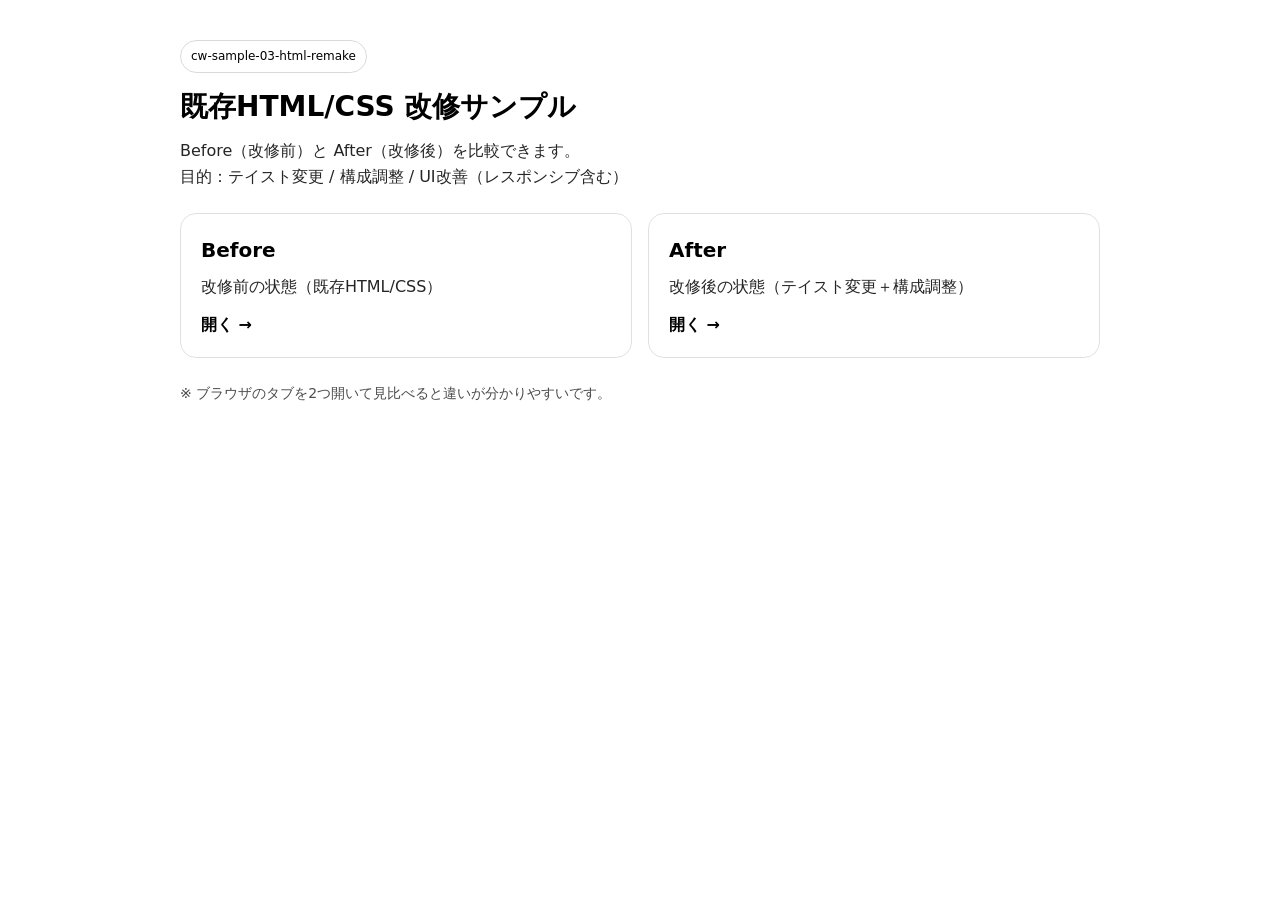
<file: index.html>
<!doctype html>
<html lang="ja">
<head>
  <meta charset="utf-8" />
  <meta name="viewport" content="width=device-width, initial-scale=1" />
  <title>cw-sample-03-html-remake | Before / After</title>
  <meta name="description" content="既存HTML/CSSを改修し、テイスト変更と構成調整を行ったBefore/After比較サンプル" />
  <link rel="stylesheet" href="./styles.css" />
</head>

<body>
  <main class="container">
    <header class="header">
      <p class="badge">cw-sample-03-html-remake</p>
      <h1>既存HTML/CSS 改修サンプル</h1>
      <p class="lead">
        Before（改修前）と After（改修後）を比較できます。<br />
        目的：テイスト変更 / 構成調整 / UI改善（レスポンシブ含む）
      </p>
    </header>

    <section class="grid">
      <a class="card" href="./before/index.html">
        <h2>Before</h2>
        <p>改修前の状態（既存HTML/CSS）</p>
        <span class="cta">開く →</span>
      </a>

      <a class="card" href="./after/index.html">
        <h2>After</h2>
        <p>改修後の状態（テイスト変更＋構成調整）</p>
        <span class="cta">開く →</span>
      </a>
    </section>

    <footer class="footer">
      <p>
        ※ ブラウザのタブを2つ開いて見比べると違いが分かりやすいです。
      </p>
    </footer>
  </main>
</body>
</html>
</file>
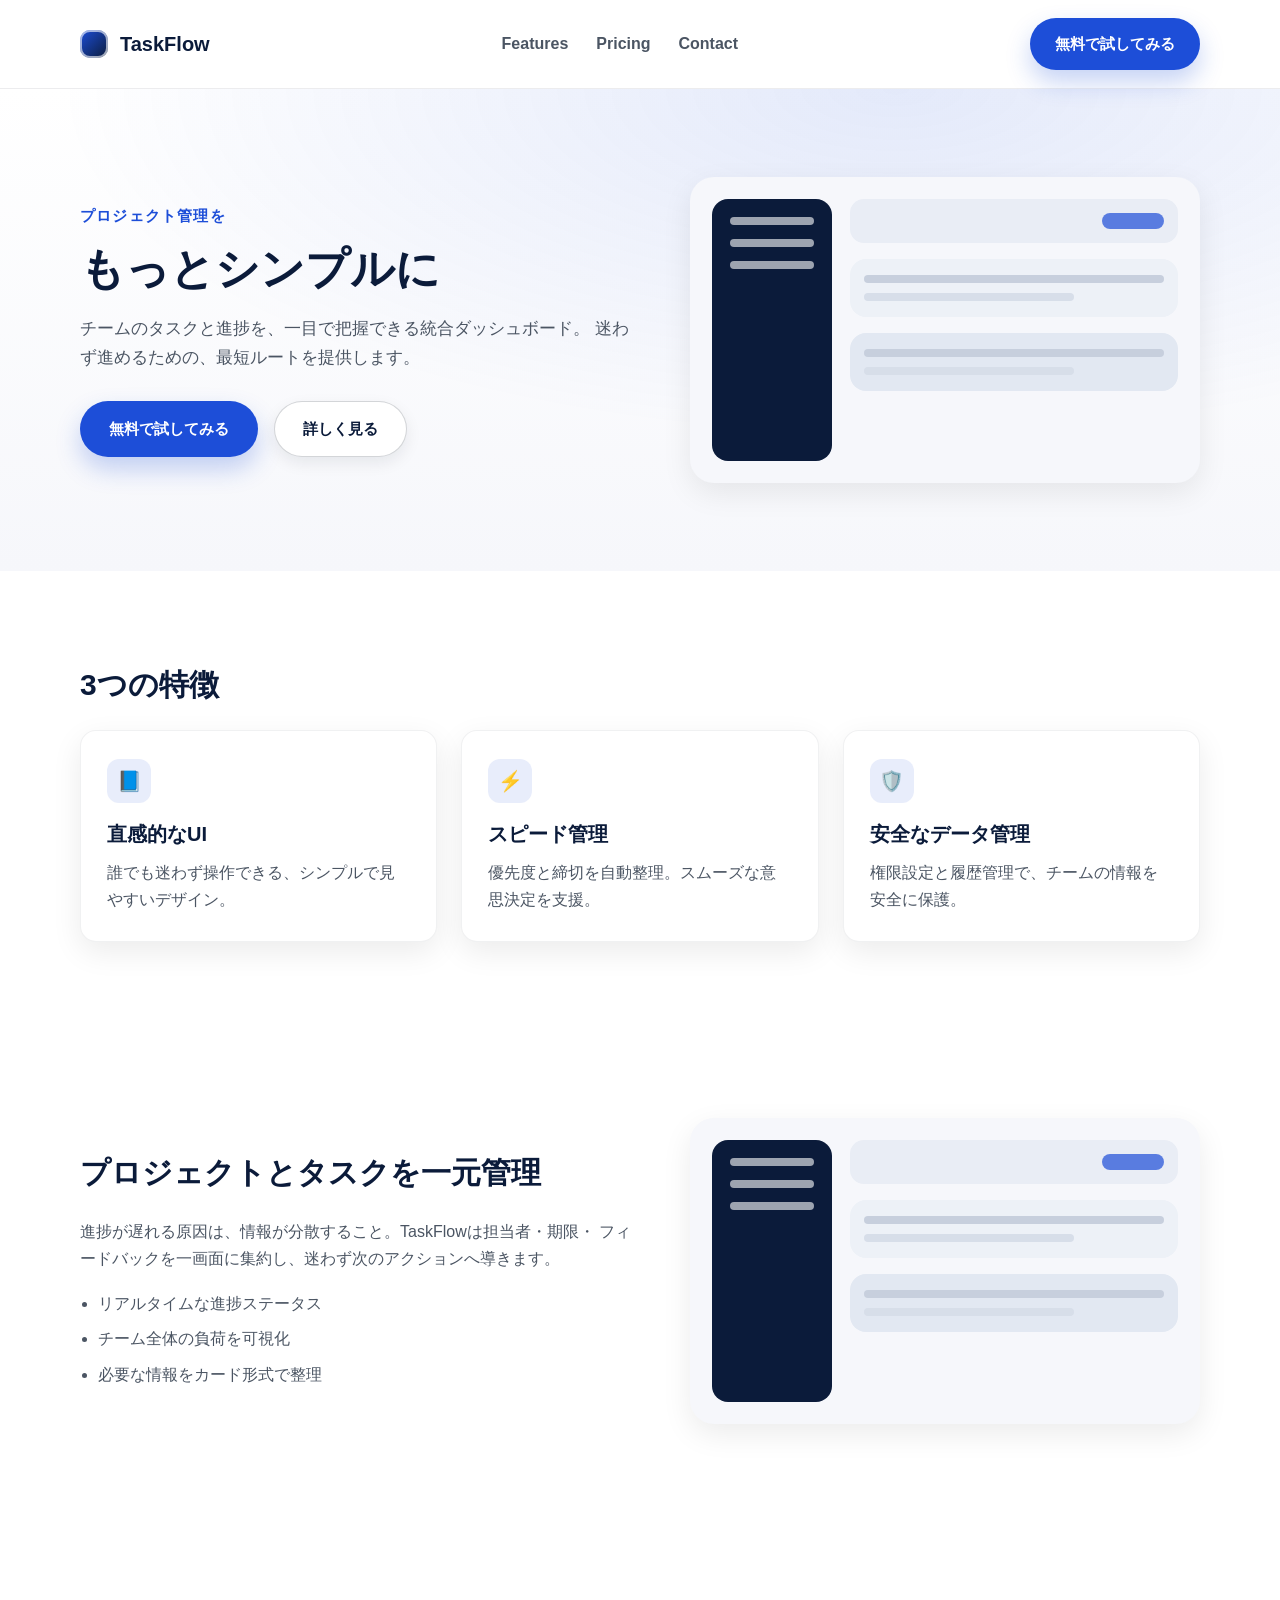
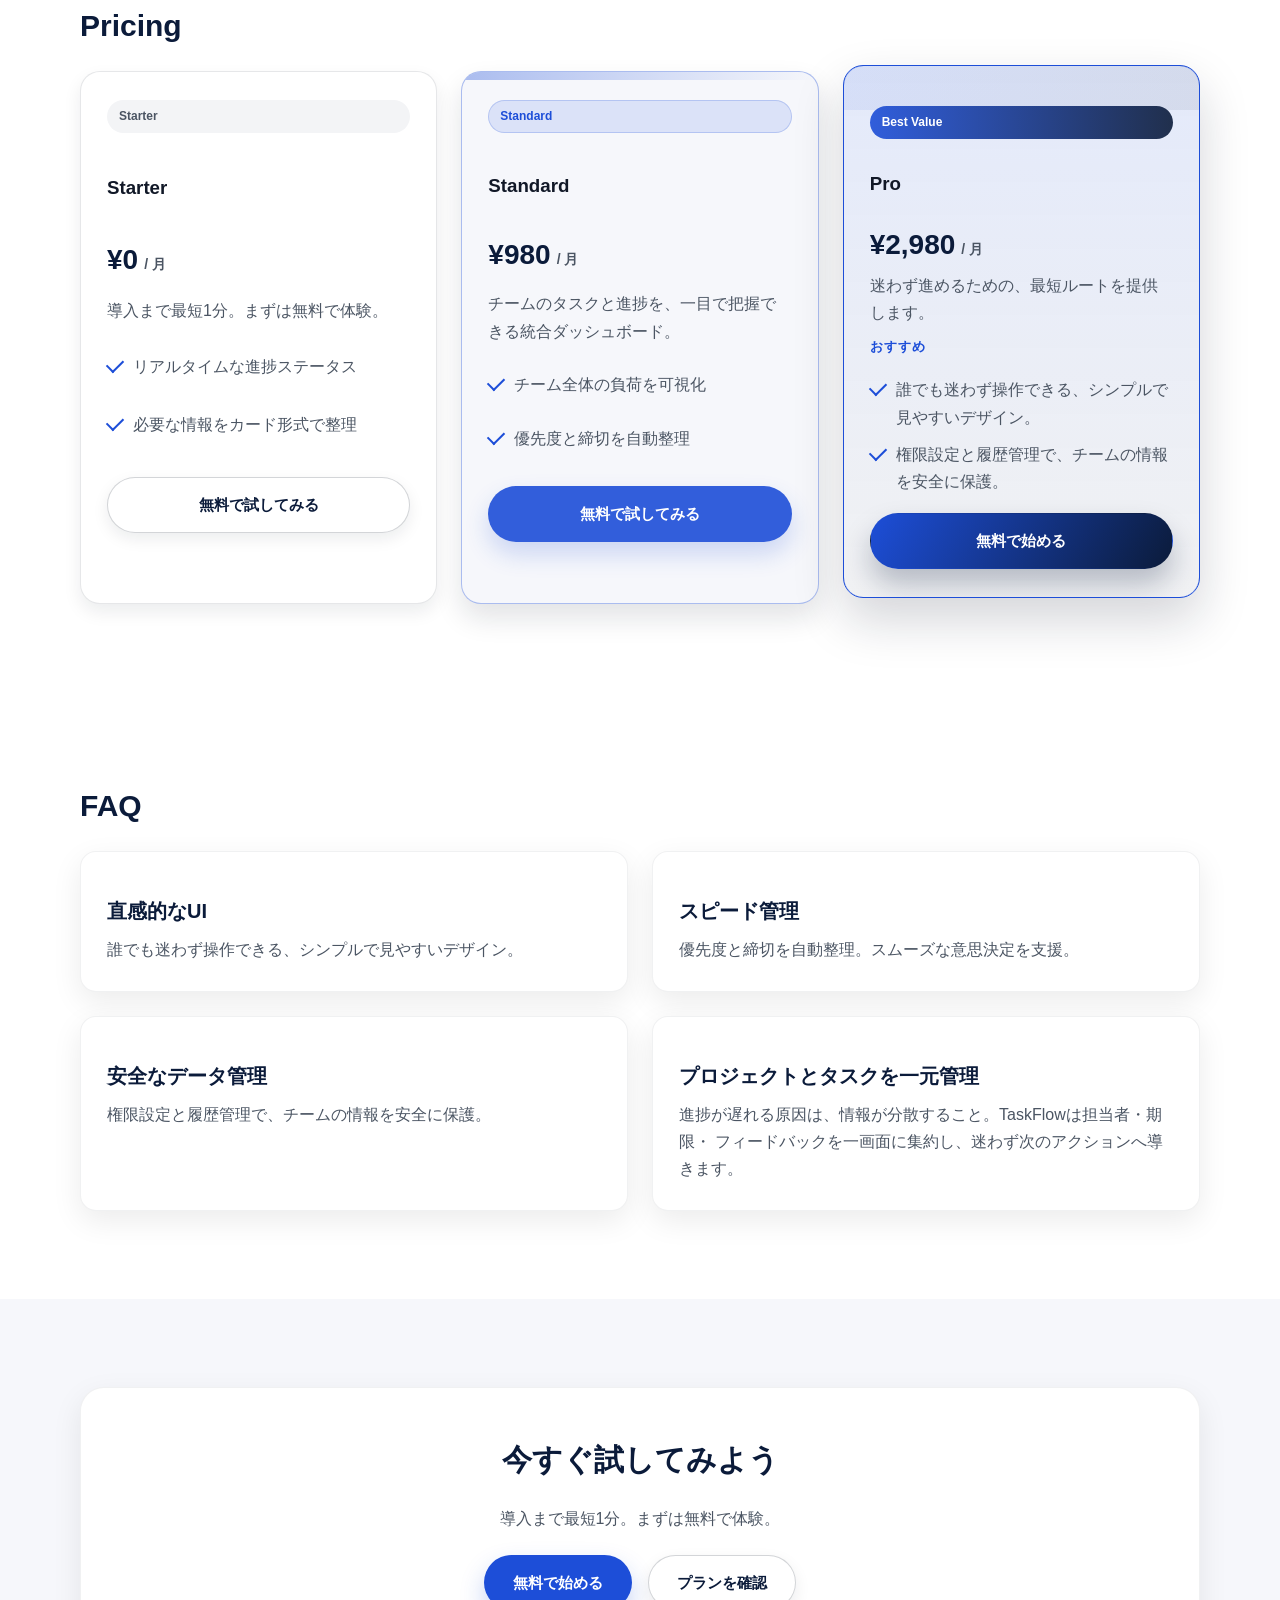
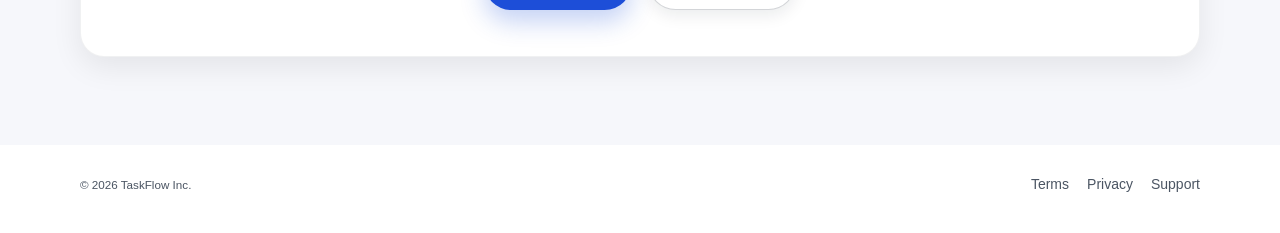
<file: after/index.html>
<!doctype html>
<html lang="ja">
<head>
  <meta charset="utf-8" />
  <meta name="viewport" content="width=device-width, initial-scale=1" />
  <title>TaskFlow - LP</title>
  <link rel="stylesheet" href="styles.css" />
</head>
<body>
  <header class="site-header">
    <div class="container header__inner">
      <div class="logo">
        <span class="logo__mark"></span>
        <span class="logo__text">TaskFlow</span>
      </div>
      <nav class="nav">
        <a href="#features">Features</a>
        <a href="#pricing">Pricing</a>
        <a href="#contact">Contact</a>
      </nav>
      <a class="btn btn--primary header__cta" href="#cta">無料で試してみる</a>
    </div>
  </header>

  <main>
    <section class="hero section">
      <div class="container hero__inner">
        <div class="hero__content">
          <p class="eyebrow">プロジェクト管理を</p>
          <h1>もっとシンプルに</h1>
          <p class="lead">
            チームのタスクと進捗を、一目で把握できる統合ダッシュボード。
            迷わず進めるための、最短ルートを提供します。
          </p>
          <div class="actions">
            <a class="btn btn--primary" href="#cta">無料で試してみる</a>
            <a class="btn btn--secondary" href="#features">詳しく見る</a>
          </div>
        </div>
        <div class="hero__visual">
          <div class="mockup">
            <div class="mockup__sidebar">
              <span></span>
              <span></span>
              <span></span>
            </div>
            <div class="mockup__main">
              <div class="mockup__top">
                <span></span>
              </div>
              <div class="mockup__card">
                <span></span>
                <span></span>
              </div>
              <div class="mockup__card mockup__card--soft">
                <span></span>
                <span></span>
              </div>
            </div>
          </div>
        </div>
      </div>
    </section>

    <section id="features" class="section features anchor-target">
      <div class="container">
        <h2>3つの特徴</h2>
        <div class="grid grid--3">
          <div class="card">
            <div class="badge">📘</div>
            <h3>直感的なUI</h3>
            <p>誰でも迷わず操作できる、シンプルで見やすいデザイン。</p>
          </div>
          <div class="card">
            <div class="badge">⚡</div>
            <h3>スピード管理</h3>
            <p>優先度と締切を自動整理。スムーズな意思決定を支援。</p>
          </div>
          <div class="card">
            <div class="badge">🛡️</div>
            <h3>安全なデータ管理</h3>
            <p>権限設定と履歴管理で、チームの情報を安全に保護。</p>
          </div>
        </div>
      </div>
    </section>

    <section id="benefits" class="section benefits anchor-target">
      <div class="container split">
        <div class="split__content">
          <h2>プロジェクトとタスクを一元管理</h2>
          <p>
            進捗が遅れる原因は、情報が分散すること。TaskFlowは担当者・期限・
            フィードバックを一画面に集約し、迷わず次のアクションへ導きます。
          </p>
          <ul class="list">
            <li>リアルタイムな進捗ステータス</li>
            <li>チーム全体の負荷を可視化</li>
            <li>必要な情報をカード形式で整理</li>
          </ul>
        </div>
        <div class="split__visual">
          <div class="mockup mockup--large">
            <div class="mockup__sidebar">
              <span></span>
              <span></span>
              <span></span>
            </div>
            <div class="mockup__main">
              <div class="mockup__top">
                <span></span>
              </div>
              <div class="mockup__card">
                <span></span>
                <span></span>
              </div>
              <div class="mockup__card mockup__card--soft">
                <span></span>
                <span></span>
              </div>
            </div>
          </div>
        </div>
      </div>
    </section>

    <section id="pricing" class="section pricing anchor-target">
      <div class="container">
        <h2>Pricing</h2>
        <div class="pricing-grid">
          <article class="plan plan--starter">
            <div class="plan__head">
              <span class="plan__badge">Starter</span>
              <h3>Starter</h3>
              <p class="price"><span class="price__amount">¥0</span><span class="price__unit">/ 月</span></p>
              <p class="plan__desc">導入まで最短1分。まずは無料で体験。</p>
            </div>
            <ul class="plan__list">
              <li>リアルタイムな進捗ステータス</li>
              <li>必要な情報をカード形式で整理</li>
            </ul>
            <div class="plan__cta">
              <a class="btn btn--secondary" href="#cta">無料で試してみる</a>
            </div>
          </article>

          <article class="plan plan--standard">
            <div class="plan__head">
              <span class="plan__badge plan__badge--accent">Standard</span>
              <h3>Standard</h3>
              <p class="price"><span class="price__amount">¥980</span><span class="price__unit">/ 月</span></p>
              <p class="plan__desc">チームのタスクと進捗を、一目で把握できる統合ダッシュボード。</p>
            </div>
            <ul class="plan__list">
              <li>チーム全体の負荷を可視化</li>
              <li>優先度と締切を自動整理</li>
            </ul>
            <div class="plan__cta">
              <a class="btn btn--primary btn--primary-soft" href="#cta">無料で試してみる</a>
            </div>
          </article>

          <article class="plan plan--pro">
            <div class="plan__head plan__head--hero">
              <span class="plan__badge plan__badge--pro">Best Value</span>
              <h3>Pro</h3>
              <p class="price"><span class="price__amount">¥2,980</span><span class="price__unit">/ 月</span></p>
              <p class="plan__desc">迷わず進めるための、最短ルートを提供します。</p>
              <p class="plan__note">おすすめ</p>
            </div>
            <ul class="plan__list">
              <li>誰でも迷わず操作できる、シンプルで見やすいデザイン。</li>
              <li>権限設定と履歴管理で、チームの情報を安全に保護。</li>
            </ul>
            <div class="plan__cta">
              <a class="btn btn--primary btn--primary-strong" href="#cta">無料で始める</a>
            </div>
          </article>
        </div>
      </div>
    </section>

    <section id="faq" class="section faq anchor-target">
      <div class="container">
        <h2>FAQ</h2>
        <div class="grid grid--2">
          <div class="card">
            <h3>直感的なUI</h3>
            <p>誰でも迷わず操作できる、シンプルで見やすいデザイン。</p>
          </div>
          <div class="card">
            <h3>スピード管理</h3>
            <p>優先度と締切を自動整理。スムーズな意思決定を支援。</p>
          </div>
          <div class="card">
            <h3>安全なデータ管理</h3>
            <p>権限設定と履歴管理で、チームの情報を安全に保護。</p>
          </div>
          <div class="card">
            <h3>プロジェクトとタスクを一元管理</h3>
            <p>
              進捗が遅れる原因は、情報が分散すること。TaskFlowは担当者・期限・
              フィードバックを一画面に集約し、迷わず次のアクションへ導きます。
            </p>
          </div>
        </div>
      </div>
    </section>

    <section id="cta" class="section cta">
      <div class="container">
        <div class="cta-box">
          <h2>今すぐ試してみよう</h2>
          <p>導入まで最短1分。まずは無料で体験。</p>
          <div class="actions actions--center">
            <a class="btn btn--primary" href="#">無料で始める</a>
            <a class="btn btn--secondary" href="#pricing">プランを確認</a>
          </div>
        </div>
      </div>
    </section>
  </main>

  <footer id="contact" class="site-footer anchor-target">
    <div class="container footer__inner">
      <small>© 2026 TaskFlow Inc.</small>
      <div class="footer__links">
        <a href="#">Terms</a>
        <a href="#">Privacy</a>
        <a href="#">Support</a>
      </div>
    </div>
  </footer>
</body>
</html>
</file>
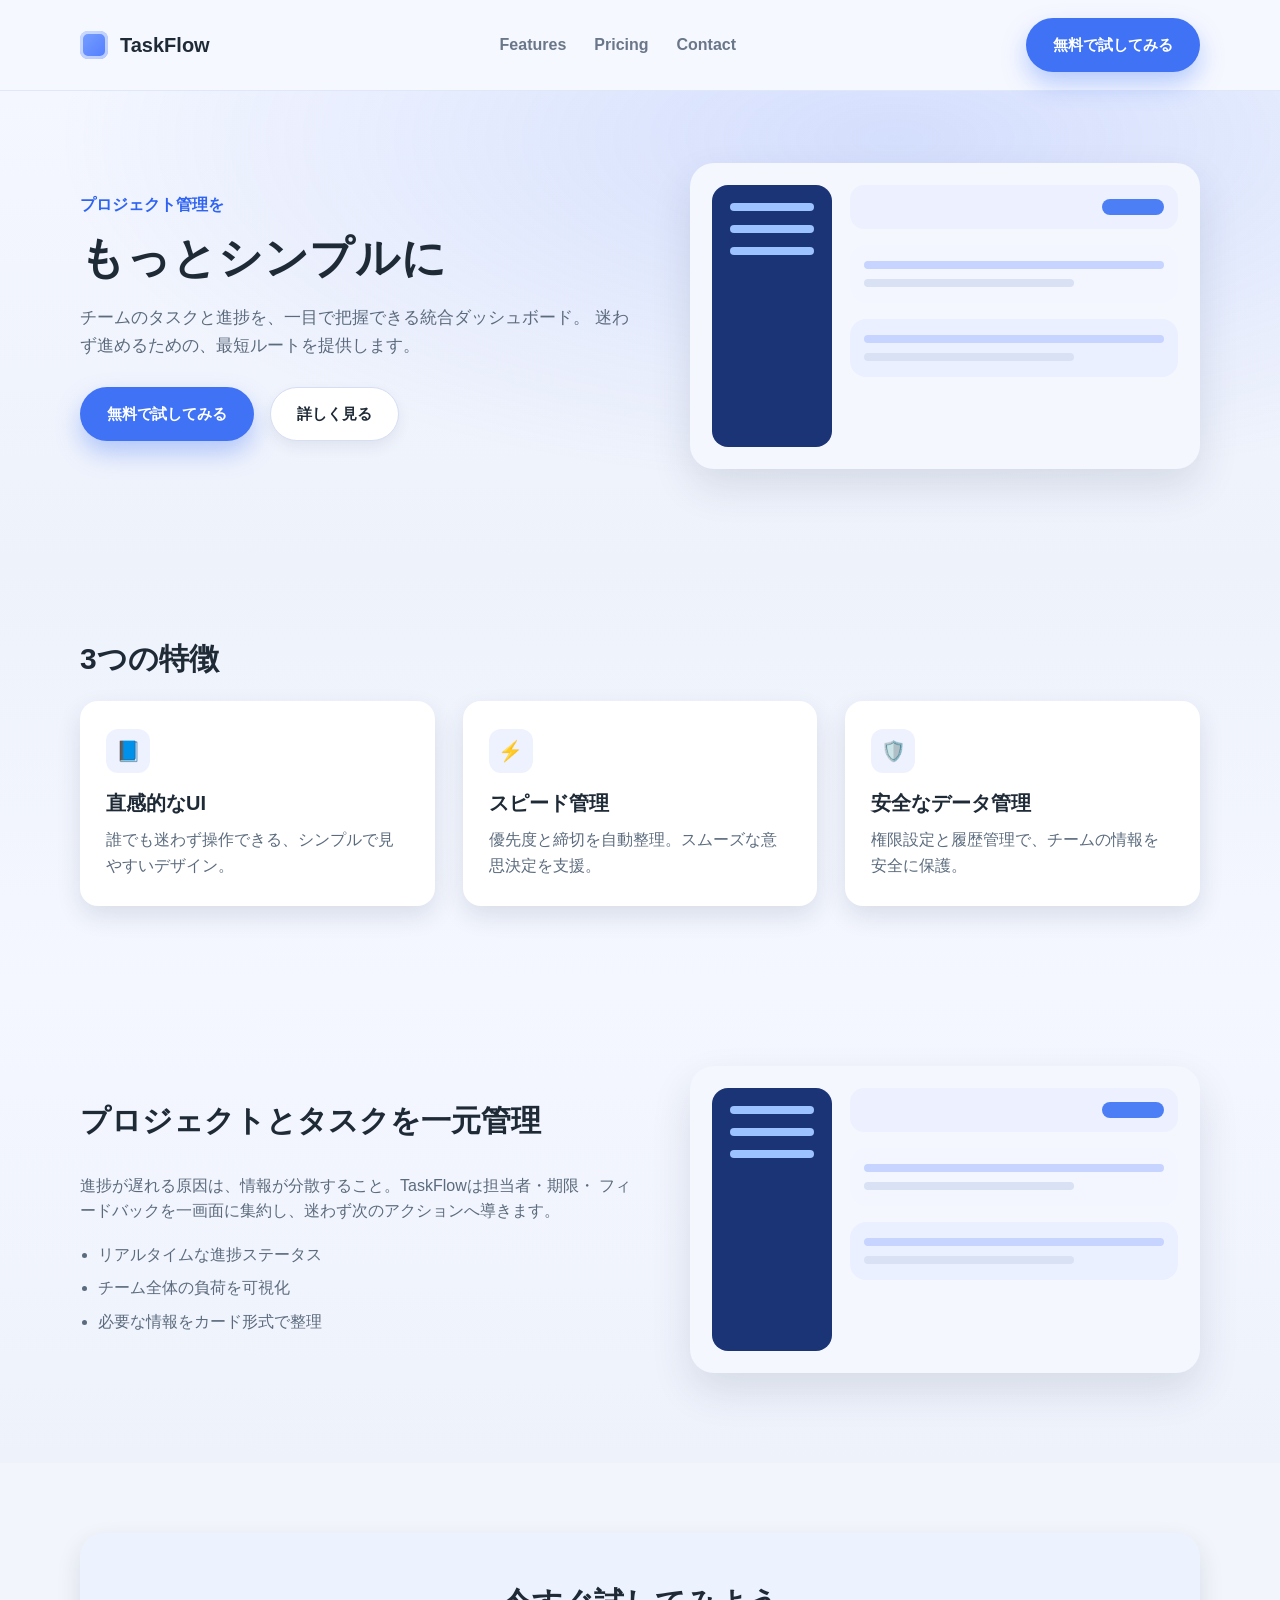
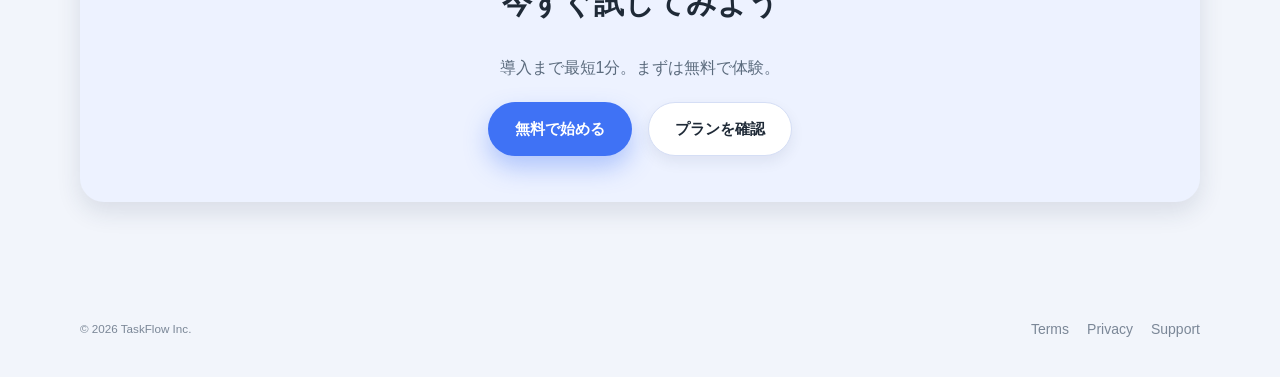
<file: before/index.html>
<!doctype html>
<html lang="ja">
<head>
  <meta charset="utf-8" />
  <meta name="viewport" content="width=device-width, initial-scale=1" />
  <title>TaskFlow - LP</title>
  <link rel="stylesheet" href="styles.css" />
</head>
<body>
  <header class="site-header">
    <div class="container header-inner">
      <div class="logo">
        <span class="logo-mark"></span>
        <span class="logo-text">TaskFlow</span>
      </div>
      <nav class="nav">
        <a href="#features">Features</a>
        <a href="#pricing">Pricing</a>
        <a href="#contact">Contact</a>
      </nav>
      <a class="btn btn-primary header-cta" href="#cta">無料で試してみる</a>
    </div>
  </header>

  <main>
    <section class="hero">
      <div class="container hero-inner">
        <div class="hero-copy">
          <p class="eyebrow">プロジェクト管理を</p>
          <h1>もっとシンプルに</h1>
          <p class="lead">
            チームのタスクと進捗を、一目で把握できる統合ダッシュボード。
            迷わず進めるための、最短ルートを提供します。
          </p>
          <div class="hero-actions">
            <a class="btn btn-primary" href="#cta">無料で試してみる</a>
            <a class="btn btn-ghost" href="#features">詳しく見る</a>
          </div>
        </div>
        <div class="hero-visual">
          <div class="mockup">
            <div class="mock-sidebar">
              <span></span>
              <span></span>
              <span></span>
            </div>
            <div class="mock-main">
              <div class="mock-top">
                <span></span>
              </div>
              <div class="mock-card">
                <span></span>
                <span></span>
              </div>
              <div class="mock-card soft">
                <span></span>
                <span></span>
              </div>
            </div>
          </div>
        </div>
      </div>
    </section>

    <section id="features" class="features anchor-target">
      <div class="container">
        <h2>3つの特徴</h2>
        <div class="feature-grid">
          <div class="card">
            <div class="icon badge">📘</div>
            <h3>直感的なUI</h3>
            <p>誰でも迷わず操作できる、シンプルで見やすいデザイン。</p>
          </div>
          <div class="card">
            <div class="icon badge">⚡</div>
            <h3>スピード管理</h3>
            <p>優先度と締切を自動整理。スムーズな意思決定を支援。</p>
          </div>
          <div class="card">
            <div class="icon badge">🛡️</div>
            <h3>安全なデータ管理</h3>
            <p>権限設定と履歴管理で、チームの情報を安全に保護。</p>
          </div>
        </div>
      </div>
    </section>

    <section id="pricing" class="detail anchor-target">
      <div class="container detail-inner">
        <div class="detail-copy">
          <h2>プロジェクトとタスクを一元管理</h2>
          <p>
            進捗が遅れる原因は、情報が分散すること。TaskFlowは担当者・期限・
            フィードバックを一画面に集約し、迷わず次のアクションへ導きます。
          </p>
          <ul>
            <li>リアルタイムな進捗ステータス</li>
            <li>チーム全体の負荷を可視化</li>
            <li>必要な情報をカード形式で整理</li>
          </ul>
        </div>
        <div class="detail-visual">
          <div class="mockup large">
            <div class="mock-sidebar">
              <span></span>
              <span></span>
              <span></span>
            </div>
            <div class="mock-main">
              <div class="mock-top">
                <span></span>
              </div>
              <div class="mock-card">
                <span></span>
                <span></span>
              </div>
              <div class="mock-card soft">
                <span></span>
                <span></span>
              </div>
            </div>
          </div>
        </div>
      </div>
    </section>

    <section id="cta" class="cta">
      <div class="container">
        <div class="cta-box">
          <h2>今すぐ試してみよう</h2>
          <p>導入まで最短1分。まずは無料で体験。</p>
          <div class="cta-actions">
            <a class="btn btn-primary" href="#">無料で始める</a>
            <a class="btn btn-ghost" href="#">プランを確認</a>
          </div>
        </div>
      </div>
    </section>
  </main>

  <footer id="contact" class="site-footer anchor-target">
    <div class="container footer-inner">
      <small>© 2026 TaskFlow Inc.</small>
      <div class="footer-links">
        <a href="#">Terms</a>
        <a href="#">Privacy</a>
        <a href="#">Support</a>
      </div>
    </div>
  </footer>
</body>
</html>
</file>
<file: styles.css>
:root {
  color-scheme: light;
}

* { box-sizing: border-box; }

body {
  margin: 0;
  font-family: system-ui, -apple-system, "Segoe UI", Roboto, "Noto Sans JP", sans-serif;
  line-height: 1.6;
}

.container {
  max-width: 960px;
  margin: 0 auto;
  padding: 40px 20px;
}

.header { margin-bottom: 24px; }

.badge {
  display: inline-block;
  font-size: 12px;
  padding: 6px 10px;
  border: 1px solid rgba(0,0,0,.15);
  border-radius: 999px;
  margin: 0 0 12px;
}

h1 { margin: 0 0 8px; font-size: 28px; }
.lead { margin: 0; opacity: .85; }

.grid {
  display: grid;
  grid-template-columns: repeat(2, minmax(0, 1fr));
  gap: 16px;
  margin-top: 24px;
}

.card {
  display: block;
  padding: 20px;
  border: 1px solid rgba(0,0,0,.12);
  border-radius: 16px;
  text-decoration: none;
  color: inherit;
  transition: transform .12s ease, box-shadow .12s ease;
}

.card:hover {
  transform: translateY(-2px);
  box-shadow: 0 10px 30px rgba(0,0,0,.08);
}

.card h2 { margin: 0 0 8px; font-size: 20px; }
.card p { margin: 0 0 12px; opacity: .85; }

.cta { font-weight: 600; }

.footer {
  margin-top: 24px;
  font-size: 14px;
  opacity: .7;
}

@media (max-width: 640px) {
  .grid { grid-template-columns: 1fr; }
}
</file>
<file: after/styles.css>
:root {
  --color-bg: #ffffff;
  --color-surface: #f6f7fb;
  --color-text: #111827;
  --color-muted: #4b5563;
  --color-primary: #1d4ed8;
  --color-navy: #0b1b3a;
  --radius: 16px;
  --shadow: 0 10px 30px rgba(0, 0, 0, 0.08);
  --shadow-sm: 0 8px 18px rgba(15, 23, 42, 0.08);
  --shadow-md: 0 14px 28px rgba(15, 23, 42, 0.12);
  --shadow-lg: 0 22px 50px rgba(15, 23, 42, 0.18);
  --plan-border: rgba(15, 23, 42, 0.12);
  --plan-accent: rgba(29, 78, 216, 0.35);
  --plan-glow: 0 0 0 1px rgba(29, 78, 216, 0.45), 0 0 20px rgba(29, 78, 216, 0.12);
  --header-h: 72px;
  --section-pc: 88px;
  --section-sp: 56px;
}

* {
  box-sizing: border-box;
}

html {
  scroll-padding-top: calc(var(--header-h) + 16px);
}

body {
  margin: 0;
  font-family: "Noto Sans JP", "Hiragino Kaku Gothic ProN", "Meiryo", sans-serif;
  color: var(--color-text);
  background: var(--color-bg);
  line-height: 1.7;
}

img {
  max-width: 100%;
  height: auto;
}

a {
  color: inherit;
  text-decoration: none;
}

a:focus-visible,
button:focus-visible {
  outline: 3px solid rgba(29, 78, 216, 0.4);
  outline-offset: 2px;
}

.anchor-target {
  scroll-margin-top: calc(var(--header-h) + 16px);
}

.container {
  width: min(1120px, 100% - 48px);
  margin: 0 auto;
}

.section {
  padding: var(--section-pc) 0;
}

.site-header {
  position: sticky;
  top: 0;
  z-index: 10;
  background: rgba(255, 255, 255, 0.9);
  border-bottom: 1px solid rgba(15, 23, 42, 0.08);
  backdrop-filter: blur(8px);
}

.header__inner {
  display: flex;
  align-items: center;
  justify-content: space-between;
  padding: 18px 0;
  gap: 16px;
}

.logo {
  display: flex;
  align-items: center;
  gap: 12px;
  font-weight: 700;
  font-size: 20px;
  color: var(--color-navy);
}

.logo__mark {
  width: 28px;
  height: 28px;
  border-radius: 10px;
  background: linear-gradient(135deg, #1d4ed8, #0b1b3a);
  box-shadow: inset 0 0 0 2px rgba(255, 255, 255, 0.6);
}

.nav {
  display: flex;
  gap: 28px;
  color: var(--color-muted);
  font-weight: 600;
}

.nav a:hover {
  color: var(--color-navy);
}

.btn {
  display: inline-flex;
  align-items: center;
  justify-content: center;
  padding: 14px 28px;
  border-radius: 999px;
  font-weight: 700;
  font-size: 15px;
  border: 1px solid transparent;
  transition: transform 0.2s ease, box-shadow 0.2s ease, background 0.2s ease, color 0.2s ease;
  cursor: pointer;
}

.btn--primary {
  background: var(--color-primary);
  color: #ffffff;
  box-shadow: 0 12px 24px rgba(29, 78, 216, 0.25);
}

.btn--primary:hover {
  transform: translateY(-1px);
  background: #1a43b5;
}

.btn--secondary {
  background: #ffffff;
  color: var(--color-navy);
  border-color: rgba(15, 23, 42, 0.18);
  box-shadow: 0 6px 16px rgba(15, 23, 42, 0.08);
}

.btn--secondary:hover {
  transform: translateY(-1px);
  border-color: rgba(15, 23, 42, 0.3);
}

.header__cta {
  padding: 12px 24px;
}

.hero {
  background: radial-gradient(1200px 500px at 70% 0%, rgba(29, 78, 216, 0.12), transparent 70%),
    linear-gradient(180deg, #ffffff 0%, #f6f7fb 100%);
}

.hero__inner {
  display: grid;
  grid-template-columns: 1.1fr 1fr;
  gap: 48px;
  align-items: center;
}

.eyebrow {
  margin: 0 0 12px;
  color: var(--color-primary);
  font-weight: 700;
  font-size: 15px;
  letter-spacing: 0.08em;
}

.hero h1 {
  margin: 0 0 18px;
  font-size: 44px;
  line-height: 1.3;
  color: var(--color-navy);
}

.lead {
  margin: 0 0 28px;
  color: var(--color-muted);
  font-size: 17px;
}

.actions {
  display: flex;
  gap: 16px;
  align-items: center;
}

.actions--center {
  justify-content: center;
}

.grid {
  display: grid;
  gap: 24px;
}

.grid--3 {
  grid-template-columns: repeat(3, minmax(0, 1fr));
}

.grid--2 {
  grid-template-columns: repeat(2, minmax(0, 1fr));
}

.card {
  background: #ffffff;
  border-radius: var(--radius);
  padding: 28px 26px;
  box-shadow: var(--shadow);
  border: 1px solid rgba(15, 23, 42, 0.06);
}

.card h3 {
  margin: 14px 0 8px;
  font-size: 20px;
  color: var(--color-navy);
}

.card p {
  margin: 0;
  color: var(--color-muted);
}

.badge {
  width: 44px;
  height: 44px;
  border-radius: 12px;
  display: grid;
  place-items: center;
  background: rgba(29, 78, 216, 0.1);
  font-size: 20px;
}

.split {
  display: grid;
  grid-template-columns: 1.1fr 1fr;
  gap: 48px;
  align-items: center;
}

.split__content h2,
.features h2,
.pricing h2,
.faq h2,
.cta h2 {
  margin: 0 0 20px;
  font-size: 30px;
  color: var(--color-navy);
}

.split__content p {
  margin: 0 0 18px;
  color: var(--color-muted);
}

.list {
  margin: 0;
  padding-left: 18px;
  color: var(--color-muted);
}

.list li {
  margin: 8px 0;
}

.pricing .card {
  display: grid;
  gap: 12px;
}

.price {
  margin: 0;
  font-weight: 700;
  color: var(--color-navy);
  display: flex;
  align-items: baseline;
  gap: 6px;
}

.price__amount {
  font-size: 28px;
  line-height: 1.2;
}

.price__unit {
  font-size: 14px;
  color: var(--color-muted);
}

.pricing-grid {
  display: grid;
  gap: 24px;
  grid-template-columns: repeat(3, minmax(0, 1fr));
}

.plan {
  background: #ffffff;
  border-radius: calc(var(--radius) + 4px);
  border: 1px solid var(--plan-border);
  box-shadow: var(--shadow-sm);
  padding: 28px 26px;
  display: grid;
  gap: 18px;
  transition: transform 0.2s ease, box-shadow 0.2s ease;
  position: relative;
  overflow: hidden;
}

.plan:hover {
  transform: translateY(-4px);
  box-shadow: var(--shadow-md);
}

.plan__head {
  display: grid;
  gap: 10px;
}

.plan__desc {
  margin: 0;
  color: var(--color-muted);
}

.plan__note {
  margin: 0;
  font-size: 13px;
  font-weight: 700;
  letter-spacing: 0.08em;
  color: var(--color-primary);
  text-transform: uppercase;
}

.plan__badge {
  align-self: flex-start;
  padding: 6px 12px;
  border-radius: 999px;
  font-size: 12px;
  font-weight: 700;
  color: var(--color-navy);
  background: #eef2ff;
}

.plan__badge--accent {
  background: rgba(29, 78, 216, 0.12);
  color: var(--color-primary);
}

.plan__badge--pro {
  background: linear-gradient(90deg, rgba(29, 78, 216, 0.9), rgba(11, 27, 58, 0.9));
  color: #ffffff;
}

.plan__list {
  list-style: none;
  margin: 0;
  padding: 0;
  display: grid;
  gap: 10px;
  color: var(--color-muted);
}

.plan__list li {
  position: relative;
  padding-left: 26px;
}

.plan__list li::before {
  content: "";
  position: absolute;
  left: 0;
  top: 6px;
  width: 14px;
  height: 8px;
  border-left: 2px solid var(--color-primary);
  border-bottom: 2px solid var(--color-primary);
  transform: rotate(-45deg);
}

.plan__cta .btn {
  width: 100%;
}

.plan--starter {
  background: #ffffff;
  border-color: rgba(15, 23, 42, 0.1);
  box-shadow: var(--shadow-sm);
}

.plan--starter .plan__badge {
  background: #f3f4f6;
  color: var(--color-muted);
}

.plan--standard {
  background: var(--color-surface);
  border-color: var(--plan-accent);
  box-shadow: var(--shadow-md);
}

.plan--standard::before {
  content: "";
  position: absolute;
  left: 0;
  right: 0;
  top: 0;
  height: 8px;
  background: linear-gradient(90deg, rgba(29, 78, 216, 0.35), rgba(29, 78, 216, 0));
}

.plan--standard .plan__badge {
  box-shadow: inset 0 0 0 1px rgba(29, 78, 216, 0.2);
}

.plan--pro {
  background: linear-gradient(180deg, rgba(29, 78, 216, 0.12), rgba(11, 27, 58, 0.06));
  border-color: var(--color-primary);
  box-shadow: var(--shadow-lg);
  transform: translateY(-6px);
}

.plan--pro:hover {
  transform: translateY(-8px);
  box-shadow: 0 26px 60px rgba(15, 23, 42, 0.22);
}

.plan--pro::after {
  content: "";
  position: absolute;
  inset: 0;
  border-radius: calc(var(--radius) + 4px);
  pointer-events: none;
  box-shadow: var(--plan-glow);
}

.plan__head--hero {
  padding-top: 12px;
}

.plan__head--hero::before {
  content: "";
  position: absolute;
  left: 0;
  right: 0;
  top: 0;
  height: 44px;
  background: linear-gradient(90deg, rgba(29, 78, 216, 0.6), rgba(11, 27, 58, 0.6));
  opacity: 0.12;
}

.btn--primary-soft {
  background: rgba(29, 78, 216, 0.9);
  box-shadow: 0 12px 24px rgba(29, 78, 216, 0.2);
}

.btn--primary-strong {
  background: linear-gradient(120deg, #1d4ed8, #0b1b3a);
  box-shadow: 0 16px 28px rgba(11, 27, 58, 0.25);
}

.btn--primary-strong:hover {
  background: linear-gradient(120deg, #1a43b5, #08132a);
}

.mockup {
  width: 100%;
  max-width: 520px;
  aspect-ratio: 5 / 3;
  background: var(--color-surface);
  border-radius: calc(var(--radius) + 8px);
  padding: 22px;
  box-shadow: var(--shadow);
  display: grid;
  grid-template-columns: 120px 1fr;
  gap: 18px;
}

.mockup--large {
  max-width: 560px;
}

.mockup__sidebar {
  background: var(--color-navy);
  border-radius: 16px;
  padding: 18px;
  display: flex;
  flex-direction: column;
  gap: 14px;
}

.mockup__sidebar span {
  display: block;
  height: 8px;
  border-radius: 999px;
  background: rgba(255, 255, 255, 0.6);
}

.mockup__main {
  display: flex;
  flex-direction: column;
  gap: 16px;
}

.mockup__top {
  background: #e9edf5;
  border-radius: 14px;
  height: 44px;
  display: flex;
  align-items: center;
  justify-content: flex-end;
  padding: 0 14px;
}

.mockup__top span {
  width: 62px;
  height: 16px;
  border-radius: 999px;
  background: rgba(29, 78, 216, 0.7);
}

.mockup__card {
  background: #edf1f7;
  border-radius: 16px;
  padding: 16px 14px;
  display: flex;
  flex-direction: column;
  gap: 10px;
}

.mockup__card span {
  display: block;
  height: 8px;
  border-radius: 999px;
  background: #c7cfdd;
}

.mockup__card span:last-child {
  width: 70%;
  background: #d7dee9;
}

.mockup__card--soft {
  background: #e2e8f2;
}

.cta {
  background: var(--color-surface);
}

.cta-box {
  background: #ffffff;
  border-radius: calc(var(--radius) + 8px);
  padding: 46px 40px;
  text-align: center;
  box-shadow: var(--shadow);
  border: 1px solid rgba(15, 23, 42, 0.06);
}

.cta-box p {
  margin: 8px 0 22px;
  color: var(--color-muted);
}

.site-footer {
  padding: 28px 0 36px;
  color: var(--color-muted);
  font-size: 14px;
}

.footer__inner {
  display: flex;
  align-items: center;
  justify-content: space-between;
  gap: 12px;
}

.footer__links {
  display: flex;
  gap: 18px;
}

@media (max-width: 1200px) {
  .container {
    width: min(1040px, 100% - 40px);
  }
}

@media (max-width: 960px) {
  :root {
    --header-h: 68px;
  }

  .hero__inner,
  .split {
    grid-template-columns: 1fr;
  }

  .grid--3 {
    grid-template-columns: 1fr;
  }

  .pricing-grid {
    grid-template-columns: repeat(2, minmax(0, 1fr));
  }

  .actions {
    justify-content: flex-start;
  }

  .nav {
    display: none;
  }
}

@media (max-width: 768px) {
  :root {
    --header-h: 64px;
  }

  .section {
    padding: var(--section-sp) 0;
  }

  .container {
    width: min(720px, 100% - 32px);
  }

  .hero h1 {
    font-size: 34px;
  }

  .split__content h2,
  .features h2,
  .pricing h2,
  .faq h2,
  .cta h2 {
    font-size: 26px;
  }

  .grid--2 {
    grid-template-columns: 1fr;
  }

  .pricing-grid {
    grid-template-columns: 1fr;
  }

  .cta-box {
    padding: 36px 24px;
  }

  .footer__inner {
    flex-direction: column;
  }
}

@media (max-width: 480px) {
  .hero h1 {
    font-size: 30px;
  }

  .actions {
    flex-direction: column;
    align-items: stretch;
  }

  .btn {
    width: 100%;
  }

  .mockup {
    grid-template-columns: 90px 1fr;
    padding: 16px;
  }
}
</file>
<file: before/styles.css>
:root {
  --bg: #f2f5fb;
  --bg-soft: #f7f9ff;
  --card: #ffffff;
  --text: #1f2a37;
  --muted: #5b6b7d;
  --primary: #3f72f5;
  --primary-dark: #2f5fe0;
  --shadow: 0 18px 40px rgba(35, 52, 84, 0.12);
  --shadow-soft: 0 10px 24px rgba(35, 52, 84, 0.12);
  --radius-xl: 24px;
  --radius-lg: 18px;
  --radius-md: 14px;
  --header-h: 76px;
}

* {
  box-sizing: border-box;
}

body {
  margin: 0;
  font-family: "Noto Sans JP", "Hiragino Kaku Gothic ProN", "Meiryo", sans-serif;
  color: var(--text);
  background: var(--bg);
  line-height: 1.6;
}

html {
  scroll-padding-top: calc(var(--header-h) + 16px);
}

.anchor-target {
  scroll-margin-top: calc(var(--header-h) + 16px);
}

a {
  color: inherit;
  text-decoration: none;
}

.container {
  width: min(1120px, 100% - 64px);
  margin: 0 auto;
}

.site-header {
  position: sticky;
  top: 0;
  z-index: 10;
  background: rgba(247, 249, 255, 0.9);
  backdrop-filter: blur(8px);
  border-bottom: 1px solid rgba(210, 220, 245, 0.6);
}

.header-inner {
  display: flex;
  align-items: center;
  justify-content: space-between;
  padding: 18px 0;
}

.logo {
  display: flex;
  align-items: center;
  gap: 12px;
  font-weight: 700;
  font-size: 20px;
}

.logo-mark {
  width: 28px;
  height: 28px;
  border-radius: 8px;
  background: linear-gradient(135deg, #7aa2ff, #4f7bff);
  box-shadow: inset 0 0 0 3px rgba(255, 255, 255, 0.6);
}

.nav {
  display: flex;
  gap: 28px;
  color: #6a7789;
  font-weight: 600;
}

.header-cta {
  padding: 12px 26px;
}

.hero {
  padding: 72px 0 96px;
  background: radial-gradient(1200px 500px at 70% 10%, rgba(68, 112, 245, 0.18), transparent 70%),
    linear-gradient(180deg, #f4f7ff 0%, #eef2fb 100%);
}

.hero-inner {
  display: grid;
  grid-template-columns: 1.1fr 1fr;
  gap: 48px;
  align-items: center;
}

.eyebrow {
  margin: 0 0 12px;
  color: #2f63f2;
  font-weight: 700;
  font-size: 16px;
}

.hero h1 {
  margin: 0 0 18px;
  font-size: 44px;
  line-height: 1.3;
  letter-spacing: 0.02em;
}

.lead {
  margin: 0 0 28px;
  color: var(--muted);
  font-size: 17px;
}

.hero-actions {
  display: flex;
  gap: 16px;
  align-items: center;
}

.btn {
  display: inline-flex;
  align-items: center;
  justify-content: center;
  padding: 14px 26px;
  border-radius: 999px;
  font-weight: 700;
  font-size: 15px;
  transition: transform 0.2s ease, box-shadow 0.2s ease, background 0.2s ease, color 0.2s ease;
  border: 1px solid transparent;
  cursor: pointer;
}

.btn-primary {
  background: var(--primary);
  color: #fff;
  box-shadow: 0 12px 24px rgba(63, 114, 245, 0.35);
}

.btn-primary:hover {
  background: var(--primary-dark);
  transform: translateY(-1px);
}

.btn-ghost {
  background: #fff;
  color: var(--text);
  border-color: #d5def5;
  box-shadow: 0 6px 14px rgba(35, 52, 84, 0.08);
}

.btn-ghost:hover {
  border-color: #b9c6ef;
  transform: translateY(-1px);
}

.hero-visual,
.detail-visual {
  display: flex;
  justify-content: center;
}

.mockup {
  width: 100%;
  max-width: 520px;
  aspect-ratio: 5 / 3;
  background: #f5f7ff;
  border-radius: var(--radius-xl);
  padding: 22px;
  box-shadow: var(--shadow);
  display: grid;
  grid-template-columns: 120px 1fr;
  gap: 18px;
}

.mockup.large {
  max-width: 560px;
}

.mock-sidebar {
  background: #1b3476;
  border-radius: 16px;
  padding: 18px;
  display: flex;
  flex-direction: column;
  gap: 14px;
}

.mock-sidebar span {
  display: block;
  height: 8px;
  border-radius: 999px;
  background: #9cc2ff;
}

.mock-main {
  display: flex;
  flex-direction: column;
  gap: 16px;
}

.mock-top {
  background: #edf1ff;
  border-radius: 14px;
  height: 44px;
  display: flex;
  align-items: center;
  justify-content: flex-end;
  padding: 0 14px;
}

.mock-top span {
  width: 62px;
  height: 16px;
  border-radius: 999px;
  background: #4c7ff6;
}

.mock-card {
  background: #f3f6ff;
  border-radius: 16px;
  padding: 16px 14px;
  display: flex;
  flex-direction: column;
  gap: 10px;
}

.mock-card span {
  display: block;
  height: 8px;
  border-radius: 999px;
  background: #c6d4ff;
}

.mock-card span:last-child {
  width: 70%;
  background: #d9e1f5;
}

.mock-card.soft {
  background: #eaf0ff;
}

.features {
  padding: 70px 0 80px;
  background: linear-gradient(180deg, #eef2fb 0%, #f4f7ff 100%);
}

.features h2,
.detail h2,
.cta h2 {
  margin: 0 0 28px;
  font-size: 30px;
}

.features h2 {
  margin-bottom: 18px;
}

.feature-grid {
  display: grid;
  grid-template-columns: repeat(3, 1fr);
  gap: 28px;
}

.card {
  background: var(--card);
  border-radius: var(--radius-lg);
  padding: 28px 26px;
  box-shadow: var(--shadow-soft);
}

.card h3 {
  margin: 14px 0 8px;
  font-size: 20px;
}

.card p {
  margin: 0;
  color: var(--muted);
}

.badge {
  width: 44px;
  height: 44px;
  border-radius: 12px;
  display: grid;
  place-items: center;
  background: #eef2ff;
  font-size: 20px;
}

.detail {
  padding: 80px 0 90px;
  background: linear-gradient(180deg, #f4f7ff 0%, #eef2fb 100%);
}

.detail-inner {
  display: grid;
  grid-template-columns: 1.1fr 1fr;
  gap: 48px;
  align-items: center;
}

.detail-copy p {
  color: var(--muted);
  margin: 0 0 18px;
}

.detail-copy ul {
  margin: 0;
  padding-left: 18px;
  color: var(--muted);
}

.detail-copy li {
  margin: 8px 0;
}

.cta {
  padding: 70px 0 90px;
}

.cta-box {
  background: #edf2ff;
  border-radius: var(--radius-xl);
  padding: 46px 40px;
  text-align: center;
  box-shadow: var(--shadow-soft);
}

.cta-box p {
  margin: 8px 0 22px;
  color: var(--muted);
}

.cta-actions {
  display: flex;
  justify-content: center;
  gap: 16px;
}

.site-footer {
  padding: 26px 0 36px;
  color: #7b8797;
  font-size: 14px;
}

.footer-inner {
  display: flex;
  align-items: center;
  justify-content: space-between;
}

.footer-links {
  display: flex;
  gap: 18px;
}

@media (max-width: 1200px) {
  .container {
    width: min(calc(100% - 40px), 1040px);
  }
}

@media (max-width: 960px) {
  :root {
    --header-h: 68px;
  }

  .hero-inner,
  .detail-inner {
    grid-template-columns: 1fr;
  }

  .hero {
    padding-top: 56px;
  }

  .hero-actions,
  .cta-actions {
    justify-content: flex-start;
  }

  .feature-grid {
    grid-template-columns: 1fr;
  }

  .nav {
    display: none;
  }
}

@media (max-width: 768px) {
  :root {
    --header-h: 64px;
  }

  .container {
    width: min(calc(100% - 28px), 720px);
  }

  .hero h1 {
    font-size: 36px;
  }

  .features h2,
  .detail h2,
  .cta h2 {
    font-size: 26px;
  }

  .cta-box {
    padding: 36px 24px;
  }

  .footer-inner {
    flex-direction: column;
    gap: 10px;
  }
}

@media (max-width: 480px) {
  .hero {
    padding: 48px 0 70px;
  }

  .hero-actions,
  .cta-actions {
    flex-direction: column;
    align-items: stretch;
  }

  .btn {
    width: 100%;
  }

  .mockup {
    grid-template-columns: 90px 1fr;
    padding: 16px;
  }
}
</file>
